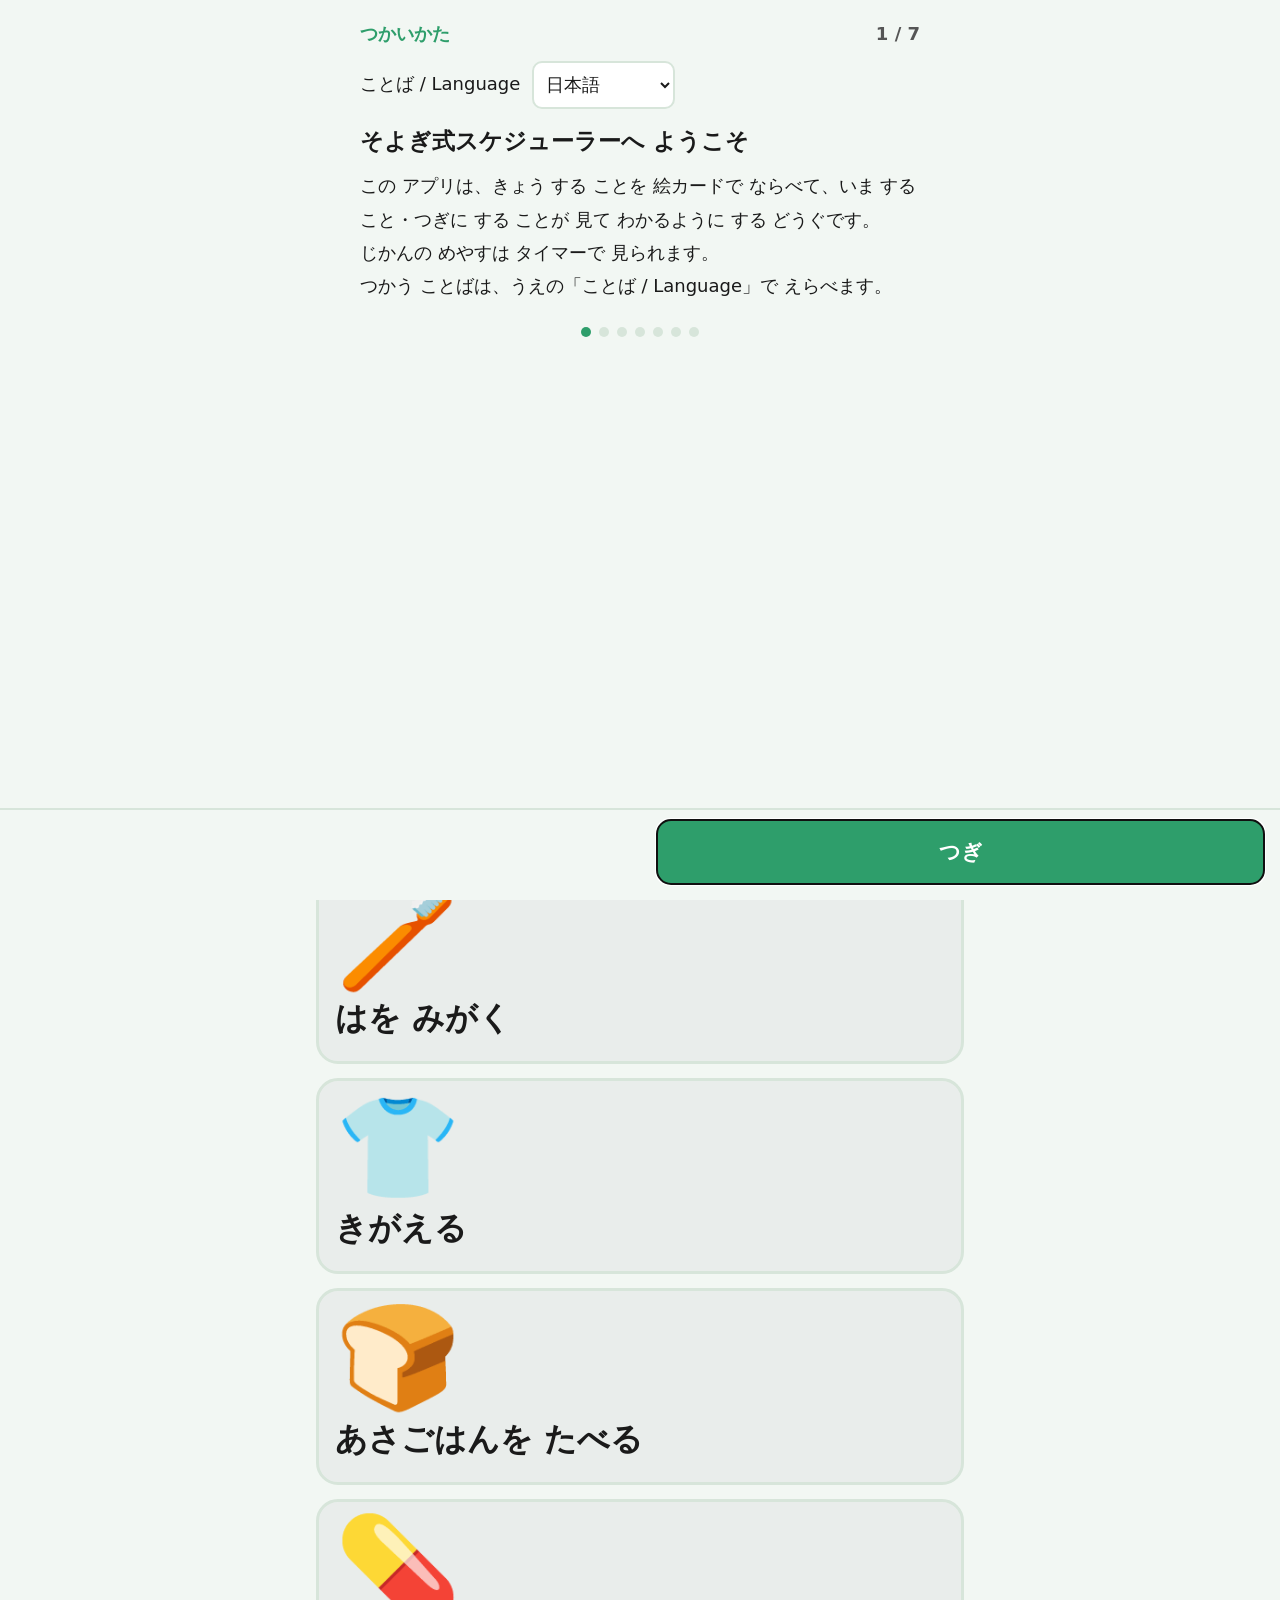
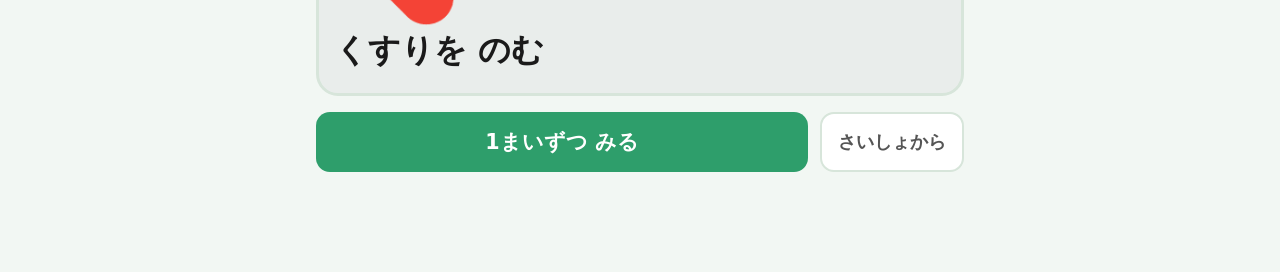
<file: index.html>
<!DOCTYPE html>
<html lang="ja">
<head>
<meta charset="UTF-8">
<meta name="viewport" content="width=device-width, initial-scale=1, viewport-fit=cover">
<meta name="theme-color" content="#2e9e6b">
<title>そよぎ式スケジューラー</title>
<meta name="description" content="みとおしが見える、絵カードのスケジュール。今やること・次にやること・あと何個を絵カードで。完全オフライン・匿名・広告なし・無料・12言語。">
<meta property="og:title" content="そよぎ式スケジューラー">
<meta property="og:description" content="みとおしが見える、絵カードのスケジュール。今やること・次・あと何個を絵カードで見てわかる見通し支援。無料・広告なし・オフラインOK・12言語。">
<meta property="og:type" content="website">
<meta property="og:url" content="https://soyogi-scheduler-web.vercel.app/">
<meta property="og:image" content="https://soyogi-scheduler-web.vercel.app/icons/fc-card-3x2.png">
<meta name="twitter:card" content="summary_large_image">
<!-- Farcaster Mini App 埋め込み（タイムラインで画像＋ボタン→タップで起動）🔴web側専用・Play側(www)に入れない -->
<meta name="fc:miniapp" content='{"version":"1","imageUrl":"https://soyogi-scheduler-web.vercel.app/icons/fc-card-3x2.png","button":{"title":"📅 ひらく / Open","action":{"type":"launch_miniapp","name":"そよぎ式スケジューラー","url":"https://soyogi-scheduler-web.vercel.app/","splashImageUrl":"https://soyogi-scheduler-web.vercel.app/icons/icon-512.png","splashBackgroundColor":"#2e9e6b"}}}' />
<meta name="fc:frame" content='{"version":"1","imageUrl":"https://soyogi-scheduler-web.vercel.app/icons/fc-card-3x2.png","button":{"title":"📅 ひらく / Open","action":{"type":"launch_frame","name":"そよぎ式スケジューラー","url":"https://soyogi-scheduler-web.vercel.app/","splashImageUrl":"https://soyogi-scheduler-web.vercel.app/icons/icon-512.png","splashBackgroundColor":"#2e9e6b"}}}' />
<link rel="manifest" href="manifest.json">
<link rel="icon" href="icons/icon-192.png">
<link rel="apple-touch-icon" href="icons/icon-192.png">
<link rel="stylesheet" href="style.css">
</head>
<body class="fs0">
<header id="hd">
  <div id="hd-title">そよぎ式スケジューラー</div>
  <div id="hd-right">
    <span id="hd-lock-hint" class="hd-lock-hint">作成や設定はロックを解除</span>
    <button id="hd-lock" class="hd-lock" aria-label="creation mode lock">🔒</button>
    <div id="lang-wrap">
      <span class="lang-globe" aria-hidden="true">🌐</span>
      <select id="set-lang" aria-label="Language 言語">
        <option value="ja">日本語</option>
        <option value="en">English</option>
        <option value="de">Deutsch</option>
        <option value="fr">Français</option>
        <option value="es">Español</option>
        <option value="it">Italiano</option>
        <option value="pt">Português</option>
        <option value="nl">Nederlands</option>
        <option value="sv">Svenska</option>
        <option value="ko">한국어</option>
        <option value="zh">简体中文</option>
        <option value="ar">العربية</option>
      </select>
    </div>
  </div>
</header>

<main id="main">

  <!-- よてい(ホーム・実行ビュー) -->
  <section id="scr-today" class="screen">
    <div class="today-head">
      <h2 id="today-title" class="scr-title">きょうの よてい</h2>
      <span id="today-remain" class="remain-badge"></span>
    </div>
    <div id="today-date" class="today-date hidden"></div>
    <div id="today-list"></div>
    <div class="today-actions">
      <button id="btn-focus" class="wide-btn">1まいずつ みる</button>
      <button id="btn-reset" class="ghost-btn">さいしょから</button>
    </div>
  </section>

  <!-- やりかた(v0.2・ひとつのことの手順を1だんずつ。見るのは本人使用モードでも・つくるのは作成モードだけ) -->
  <section id="scr-howto" class="screen hidden">
    <div id="howto-home">
      <h2 id="howto-title" class="scr-title">やりかた</h2>
      <div id="howto-list" class="howto-list"></div>
      <div id="howto-make" class="howto-make hidden">
        <h2 id="howto-new-head" class="sec-h">あたらしく つくる</h2>
        <p id="howto-new-hint" class="hint">しゅるいを えらぶと、あたらしい やりかたが できます。</p>
        <div id="howto-kinds" class="howto-kinds"></div>
      </div>
    </div>
    <div id="howto-editor" class="howto-editor hidden">
      <input id="hw-name" type="text" maxlength="30" placeholder="なまえを いれる">
      <div id="hw-steps" class="hw-steps"></div>
      <button id="hw-add" class="ghost-btn hw-add">＋ だんを ふやす</button>
      <button id="hw-finish" class="wide-btn hw-finish">できあがり</button>
      <input id="hw-photo-file" type="file" accept="image/*" class="hidden">
    </div>
  </section>

  <!-- つくる(支援者が予定を組む) -->
  <section id="scr-make" class="screen hidden">
    <p id="make-hint" class="edit-hint">カードを おすと、よていに ついかされます。</p>

    <h2 id="make-palette-head" class="sec-h">カードを えらぶ</h2>
    <div id="cats" class="cats"></div>
    <div id="palette" class="palette"></div>

    <div class="make-custom">
      <h2 id="make-custom-head" class="sec-h">じぶんで つくる</h2>
      <p id="custom-hint" class="hint">えを えらぶか、カメラ・しゃしんから カードを つくれます。ことばも いれてください。</p>
      <input id="custom-text" type="text" maxlength="20" placeholder="ことばを いれる">
      <div class="custom-row">
        <select id="custom-emoji" aria-label="emoji">
          <option value="⭐">⭐</option>
          <option value="📌">📌</option>
          <option value="📝">📝</option>
          <option value="🍎">🍎</option>
          <option value="🚗">🚗</option>
          <option value="🏠">🏠</option>
          <option value="🎵">🎵</option>
          <option value="💊">💊</option>
          <option value="🛒">🛒</option>
          <option value="🧹">🧹</option>
          <option value="🚌">🚌</option>
          <option value="🐕">🐕</option>
          <option value="🌸">🌸</option>
          <option value="☕">☕</option>
          <option value="🏥">🏥</option>
          <option value="🎁">🎁</option>
        </select>
        <button id="btn-custom-add" class="set-btn">えカードを ついか</button>
        <button id="btn-photo" class="set-btn photo-btn">📷 カメラ・しゃしん</button>
      </div>
      <input id="photo-file" type="file" accept="image/*" class="hidden">
    </div>

    <div class="make-plan-head-row">
      <h2 id="make-plan-head" class="sec-h">いまの よてい</h2>
      <div class="make-plan-tools">
        <select id="tpl-select" aria-label="template"></select>
        <button id="btn-clear" class="ghost-btn">ぜんぶ けす</button>
      </div>
    </div>
    <div id="plan-list"></div>

    <div class="make-saved">
      <h2 id="saved-head" class="sec-h">ほぞんした よてい</h2>
      <p id="saved-hint" class="hint">いまの よていに なまえを つけて ほぞんできます。ようびごとの よていを つくっておくと、うえの「テンプレート」の ところや ここから えらべます。</p>
      <div class="saved-add">
        <input id="saved-name" type="text" maxlength="20">
        <button id="btn-saved-save" class="set-btn">いまの よていを ほぞん</button>
      </div>
      <div id="saved-list"></div>
    </div>

    <button id="btn-lock-make" class="wide-btn make-lock">🔒 本人使用モードに もどす</button>
  </section>

  <!-- せってい -->
  <section id="scr-set" class="screen hidden">
    <div class="lock-row">
      <span id="lock-note" class="hint">この がめんは、かいごの ひと・かぞくが せっていします。</span>
      <div class="set-row"><span id="lbl-tapn">作成モードに はいる タップ</span><button id="btn-tapn" class="set-btn"></button></div>
      <button id="btn-lock" class="ghost-btn lock-btn">🔒 本人使用モードに もどす</button>
    </div>
    <h2 id="set-h-normal" class="sec-h">ふだんの せってい</h2>
    <div class="set-row"><span id="lbl-fs">もじの大きさ</span><button id="btn-fs" class="set-btn"></button></div>
    <div class="set-row"><span id="lbl-cardsize">カードの大きさ</span><button id="btn-cardsize" class="set-btn"></button></div>
    <div class="set-row"><span id="lbl-showtext">カードの文字</span><button id="btn-showtext" class="set-btn"></button></div>
    <div class="set-row"><span id="lbl-showcount">あと なんこ の ひょうじ</span><button id="btn-showcount" class="set-btn"></button></div>
    <div class="set-row"><span id="lbl-showdate">きょうの ひづけ の ひょうじ</span><button id="btn-showdate" class="set-btn"></button></div>
    <div class="set-row"><span id="lbl-fade">カードが消える</span><button id="btn-fade" class="set-btn"></button></div>
    <div class="set-row"><span id="lbl-slide">つぎが上がる</span><button id="btn-slide" class="set-btn"></button></div>
    <div class="set-row"><span id="lbl-theme">いろ</span><button id="btn-theme" class="set-btn"></button></div>
    <div class="set-row"><span id="lbl-bgm">BGM</span><button id="btn-bgm" class="set-btn"></button></div>
    <div class="set-row"><span id="lbl-sound">タップ音</span><button id="btn-sound" class="set-btn"></button></div>
    <div class="set-row"><span id="lbl-howto-auto">やりかたの よみあげ</span><button id="btn-howto-auto" class="set-btn"></button></div>

    <h2 id="set-h-show" class="sec-h">タイマーの せってい</h2>
    <div class="set-row"><span id="lbl-timer">タイマーの みせかた</span><button id="btn-timer" class="set-btn"></button></div>
    <div class="set-row"><span id="lbl-vol">おとの おおきさ</span><button id="btn-vol" class="set-btn"></button></div>
    <div class="set-row"><span id="lbl-timerawake">タイマーの あいだは がめんを つけたまま</span><button id="btn-timerawake" class="set-btn"></button></div>

    <h2 id="set-h-backup" class="sec-h">きしゅへんこう(バックアップ)</h2>
    <p id="bk-hint" class="hint">あたらしい スマホに うつるときは、「かきだす」で ファイルを ほぞんして、あたらしい スマホで「よみこむ」を おしてください。</p>
    <div class="bk-row">
      <button id="bk-export" class="set-btn">かきだす</button>
      <button id="bk-import" class="set-btn">よみこむ</button>
    </div>
    <input id="bk-file" type="file" accept="application/json,.json" class="hidden">

    <!-- はじめての つかいかた を もう一度 見る(2026-09-30) -->
    <div class="set-row" id="set-guide-row"><span id="lbl-guide">つかいかた</span><button id="btn-guide" class="set-btn">もういちど みる</button></div>

    <p class="credit"><a id="link-privacy" href="privacy.html">プライバシーポリシー</a></p>
    <p class="credit"><a id="about-credit" href="https://soudansoyogi.com/" target="_blank" rel="noopener">アプリ開発：介護と支援の相談どころ そよぎ</a></p>
    <p id="about-ver" class="credit"></p>
  </section>

</main>

<!-- しゅうちゅう(1まいずつ・全画面) -->
<section id="scr-focus" class="focus-overlay hidden">
  <div id="focus-inner">
    <button id="focus-close" class="ctrl-btn">とじる</button>
    <div id="focus-body">
      <div id="focus-card" class="focus-card">
        <div id="focus-emoji" class="focus-emoji"></div>
        <div id="focus-text" class="focus-text"></div>
      </div>
      <div id="focus-timer-wrap" class="focus-timer-wrap">
        <canvas id="focus-canvas" width="320" height="320"></canvas>
        <div id="focus-digital" class="focus-digital"></div>
      </div>
      <div id="focus-next" class="focus-next">
        <span id="focus-next-label" class="focus-next-label">つぎ</span>
        <span id="focus-next-card" class="focus-next-card"></span>
      </div>
    </div>
    <div id="focus-alldone" class="focus-alldone hidden"></div>
    <button id="btn-focus-done" class="focus-done">できた</button>
  </div>
</section>

<!-- やりかたを みる(1だんずつ・全画面。カードは消えず まえ/つぎ/できた で行き来・最後は おわりました) -->
<section id="scr-play" class="focus-overlay hidden">
  <div id="play-inner">
    <div class="play-top">
      <button id="play-close" class="ctrl-btn">とじる</button>
      <span id="play-name" class="play-name"></span>
      <span id="play-count" class="play-count"></span>
    </div>
    <div id="play-body" class="play-body">
      <div id="play-card" class="play-card">
        <div id="play-face" class="play-face"></div>
        <div id="play-text" class="play-text"></div>
        <div id="play-check" class="play-check hidden">✓</div>
      </div>
      <button id="play-speak" class="ghost-btn play-speak">🔊 よみあげ</button>
      <div id="play-dots" class="play-dots"></div>
    </div>
    <div id="play-end" class="play-end hidden">
      <div id="play-end-title" class="play-end-title">✓ おわりました</div>
      <div class="play-end-btns">
        <button id="play-again" class="wide-btn">さいしょから</button>
        <button id="play-end-close" class="ghost-btn">とじる</button>
      </div>
    </div>
    <div id="play-nav" class="play-nav">
      <button id="play-prev" class="ghost-btn play-prev">まえ</button>
      <button id="play-done" class="wide-btn play-done">できた</button>
      <button id="play-next" class="ghost-btn play-next">つぎ</button>
    </div>
  </div>
</section>

<!-- しゃしんの トリミング(全画面) -->
<section id="scr-crop" class="crop-overlay hidden">
  <div class="crop-inner">
    <h2 id="crop-title" class="crop-title">しゃしんを あわせる</h2>
    <p id="crop-hint" class="hint">ゆびで うごかして、スライダーで 大きさを あわせてください。</p>
    <div id="crop-stage" class="crop-stage">
      <canvas id="crop-canvas" width="300" height="300"></canvas>
    </div>
    <button id="crop-shape" class="set-btn crop-shape hidden"></button>
    <div class="crop-zoom">
      <span aria-hidden="true">🔍</span>
      <input id="crop-range" type="range" min="100" max="300" value="100" aria-label="zoom">
    </div>
    <div class="crop-actions">
      <button id="crop-cancel" class="ghost-btn">やめる</button>
      <button id="crop-ok" class="wide-btn">これで つくる</button>
    </div>
  </div>
</section>

<nav id="tabbar">
  <button id="tab-today" class="tab active">よてい</button>
  <button id="tab-howto" class="tab">やりかた</button>
  <button id="tab-make" class="tab">つくる</button>
  <button id="tab-set" class="tab">せってい</button>
</nav>

<div id="toast" class="toast" role="status" aria-live="polite"></div>

<script src="audio.js"></script>
<script src="tap.js"></script>
<script src="timer.js"></script>
<script src="i18n.js"></script>
<script src="cards.js"></script>
<script src="app.js"></script>
<!-- Farcaster Mini App SDK・読み込み完了を通知しスプラッシュを閉じる（Farcaster外では無害にスキップ）🔴web側専用 -->
<script type="module">
  /* Farcaster の中(iframe / アプリの WebView)で開いたときだけ SDK を読む。ふつうのブラウザ・PWA では外へつながない */
  if ((window.self !== window.top) || window.ReactNativeWebView) {
    try {
      const { sdk } = await import("https://esm.sh/@farcaster/miniapp-sdk");
      await sdk.actions.ready();
    } catch (e) { /* Farcaster外では何もしない */ }
  }
</script>
</body>
</html>
</file>
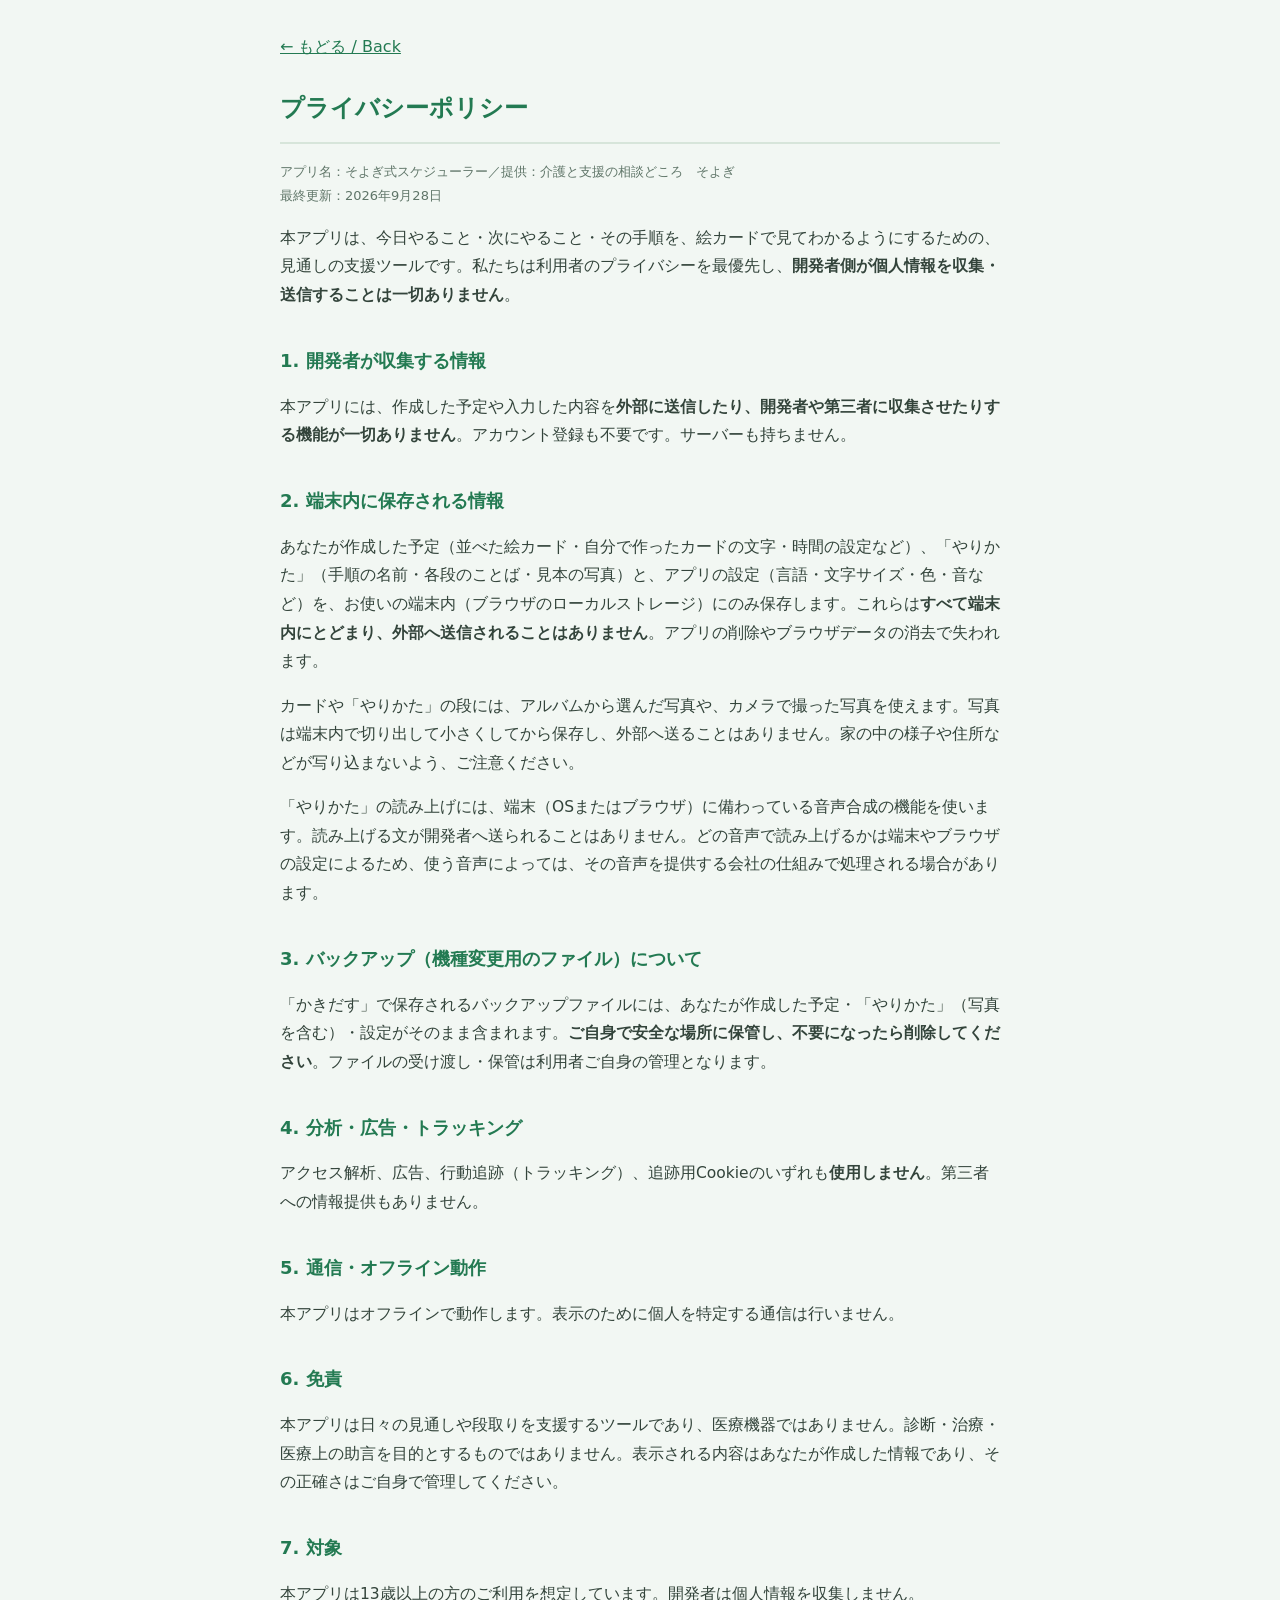
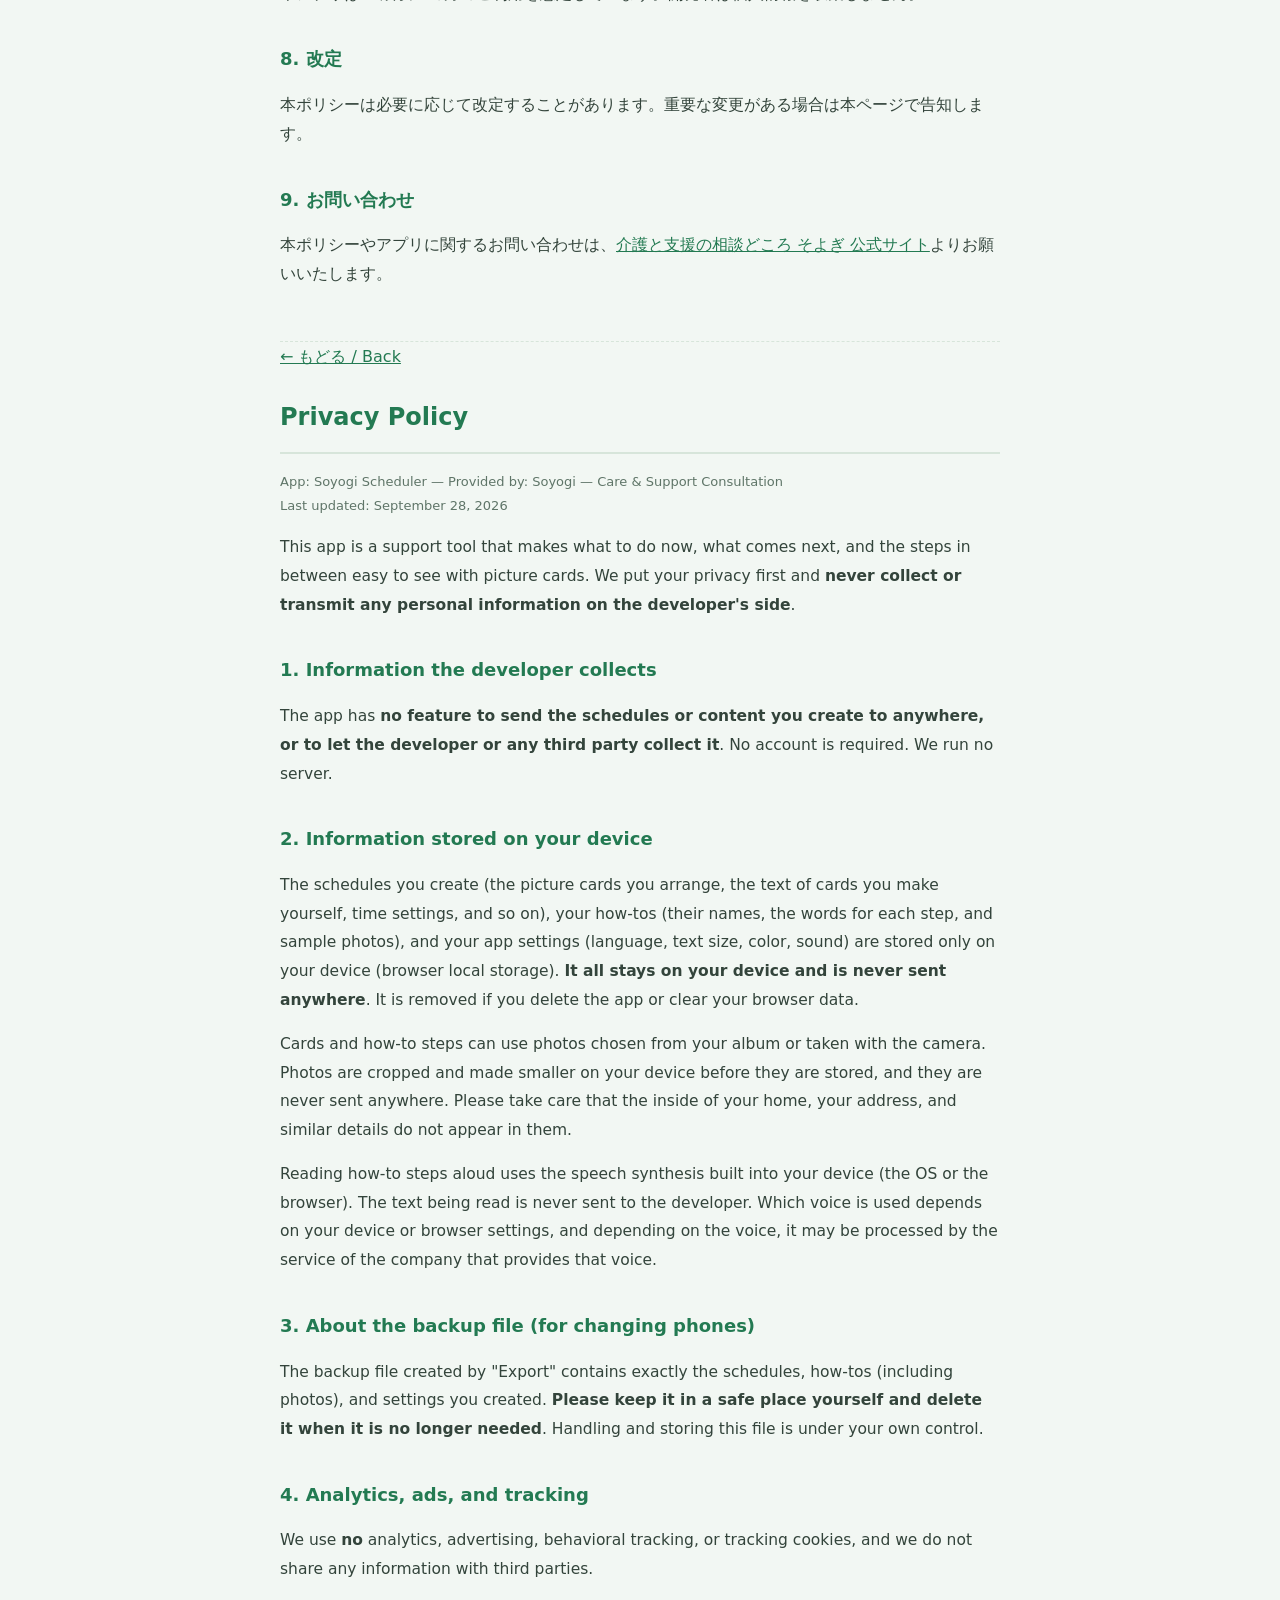
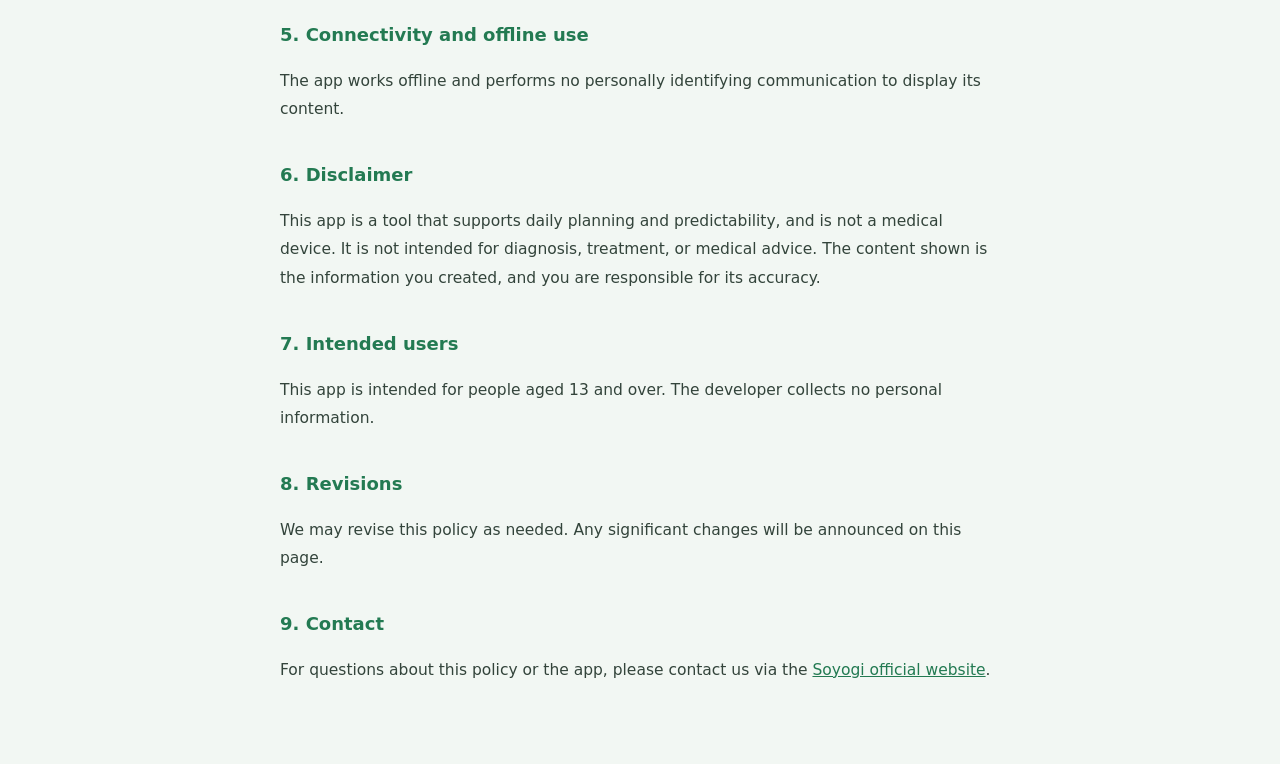
<file: privacy.html>
<!DOCTYPE html>
<html lang="ja">
<head>
<meta charset="UTF-8">
<meta name="viewport" content="width=device-width, initial-scale=1.0">
<meta name="theme-color" content="#2e9e6b">
<title>プライバシーポリシー｜そよぎ式スケジューラー</title>
<style>
  :root{ --brand:#237a52; --ink:#33443b; --soft:#5f7568; --line:#d7e5da; --bg:#f2f7f3; }
  *{box-sizing:border-box;}
  body{ margin:0; background:var(--bg); color:var(--ink);
    font-family:"Hiragino Kaku Gothic ProN","Yu Gothic UI","Noto Sans JP","Segoe UI",system-ui,sans-serif;
    line-height:1.85; }
  main{ max-width:760px; margin:0 auto; padding:32px 20px 64px; }
  h1{ font-size:24px; color:var(--brand); border-bottom:2px solid var(--line); padding-bottom:12px; }
  h2{ font-size:18px; color:var(--brand); margin-top:34px; }
  p,li{ font-size:15.5px; }
  ul{ padding-left:22px; }
  .meta{ color:var(--soft); font-size:13px; }
  .back{ display:inline-block; margin-bottom:8px; color:var(--brand); }
  .lang-sep{ margin:52px 0 0; border:0; border-top:1px dashed var(--line); }
  a{ color:var(--brand); }
</style>
</head>
<body>
<main>
  <a class="back" href="./">← もどる / Back</a>
  <h1>プライバシーポリシー</h1>
  <p class="meta">アプリ名：そよぎ式スケジューラー／提供：介護と支援の相談どころ　そよぎ<br>最終更新：2026年9月28日</p>

  <p>本アプリは、今日やること・次にやること・その手順を、絵カードで見てわかるようにするための、見通しの支援ツールです。私たちは利用者のプライバシーを最優先し、<strong>開発者側が個人情報を収集・送信することは一切ありません</strong>。</p>

  <h2>1. 開発者が収集する情報</h2>
  <p>本アプリには、作成した予定や入力した内容を<strong>外部に送信したり、開発者や第三者に収集させたりする機能が一切ありません</strong>。アカウント登録も不要です。サーバーも持ちません。</p>

  <h2>2. 端末内に保存される情報</h2>
  <p>あなたが作成した予定（並べた絵カード・自分で作ったカードの文字・時間の設定など）、「やりかた」（手順の名前・各段のことば・見本の写真）と、アプリの設定（言語・文字サイズ・色・音など）を、お使いの端末内（ブラウザのローカルストレージ）にのみ保存します。これらは<strong>すべて端末内にとどまり、外部へ送信されることはありません</strong>。アプリの削除やブラウザデータの消去で失われます。</p>
  <p>カードや「やりかた」の段には、アルバムから選んだ写真や、カメラで撮った写真を使えます。写真は端末内で切り出して小さくしてから保存し、外部へ送ることはありません。家の中の様子や住所などが写り込まないよう、ご注意ください。</p>
  <p>「やりかた」の読み上げには、端末（OSまたはブラウザ）に備わっている音声合成の機能を使います。読み上げる文が開発者へ送られることはありません。どの音声で読み上げるかは端末やブラウザの設定によるため、使う音声によっては、その音声を提供する会社の仕組みで処理される場合があります。</p>

  <h2>3. バックアップ（機種変更用のファイル）について</h2>
  <p>「かきだす」で保存されるバックアップファイルには、あなたが作成した予定・「やりかた」（写真を含む）・設定がそのまま含まれます。<strong>ご自身で安全な場所に保管し、不要になったら削除してください</strong>。ファイルの受け渡し・保管は利用者ご自身の管理となります。</p>

  <h2>4. 分析・広告・トラッキング</h2>
  <p>アクセス解析、広告、行動追跡（トラッキング）、追跡用Cookieのいずれも<strong>使用しません</strong>。第三者への情報提供もありません。</p>

  <h2>5. 通信・オフライン動作</h2>
  <p>本アプリはオフラインで動作します。表示のために個人を特定する通信は行いません。</p>

  <h2>6. 免責</h2>
  <p>本アプリは日々の見通しや段取りを支援するツールであり、医療機器ではありません。診断・治療・医療上の助言を目的とするものではありません。表示される内容はあなたが作成した情報であり、その正確さはご自身で管理してください。</p>

  <h2>7. 対象</h2>
  <p>本アプリは13歳以上の方のご利用を想定しています。開発者は個人情報を収集しません。</p>

  <h2>8. 改定</h2>
  <p>本ポリシーは必要に応じて改定することがあります。重要な変更がある場合は本ページで告知します。</p>

  <h2>9. お問い合わせ</h2>
  <p>本ポリシーやアプリに関するお問い合わせは、<a href="https://soudansoyogi.com/" target="_blank" rel="noopener noreferrer">介護と支援の相談どころ そよぎ 公式サイト</a>よりお願いいたします。</p>

  <hr class="lang-sep">

  <a class="back" href="./">← もどる / Back</a>
  <h1>Privacy Policy</h1>
  <p class="meta">App: Soyogi Scheduler — Provided by: Soyogi — Care &amp; Support Consultation<br>Last updated: September 28, 2026</p>

  <p>This app is a support tool that makes what to do now, what comes next, and the steps in between easy to see with picture cards. We put your privacy first and <strong>never collect or transmit any personal information on the developer's side</strong>.</p>

  <h2>1. Information the developer collects</h2>
  <p>The app has <strong>no feature to send the schedules or content you create to anywhere, or to let the developer or any third party collect it</strong>. No account is required. We run no server.</p>

  <h2>2. Information stored on your device</h2>
  <p>The schedules you create (the picture cards you arrange, the text of cards you make yourself, time settings, and so on), your how-tos (their names, the words for each step, and sample photos), and your app settings (language, text size, color, sound) are stored only on your device (browser local storage). <strong>It all stays on your device and is never sent anywhere</strong>. It is removed if you delete the app or clear your browser data.</p>
  <p>Cards and how-to steps can use photos chosen from your album or taken with the camera. Photos are cropped and made smaller on your device before they are stored, and they are never sent anywhere. Please take care that the inside of your home, your address, and similar details do not appear in them.</p>
  <p>Reading how-to steps aloud uses the speech synthesis built into your device (the OS or the browser). The text being read is never sent to the developer. Which voice is used depends on your device or browser settings, and depending on the voice, it may be processed by the service of the company that provides that voice.</p>

  <h2>3. About the backup file (for changing phones)</h2>
  <p>The backup file created by "Export" contains exactly the schedules, how-tos (including photos), and settings you created. <strong>Please keep it in a safe place yourself and delete it when it is no longer needed</strong>. Handling and storing this file is under your own control.</p>

  <h2>4. Analytics, ads, and tracking</h2>
  <p>We use <strong>no</strong> analytics, advertising, behavioral tracking, or tracking cookies, and we do not share any information with third parties.</p>

  <h2>5. Connectivity and offline use</h2>
  <p>The app works offline and performs no personally identifying communication to display its content.</p>

  <h2>6. Disclaimer</h2>
  <p>This app is a tool that supports daily planning and predictability, and is not a medical device. It is not intended for diagnosis, treatment, or medical advice. The content shown is the information you created, and you are responsible for its accuracy.</p>

  <h2>7. Intended users</h2>
  <p>This app is intended for people aged 13 and over. The developer collects no personal information.</p>

  <h2>8. Revisions</h2>
  <p>We may revise this policy as needed. Any significant changes will be announced on this page.</p>

  <h2>9. Contact</h2>
  <p>For questions about this policy or the app, please contact us via the <a href="https://soudansoyogi.com/" target="_blank" rel="noopener noreferrer">Soyogi official website</a>.</p>
</main>
</body>
</html>
</file>
<file: style.css>
/* そよぎ式スケジューラー スタイル
   ・そよぎブランド4色(明るい緑/水色/白/黒) = 4テーマ(body data-theme)
   ・成人の尊厳を保つ落ち着いたトーン(派手な原色・キャラ演出はしない)
   ・「いま」1件だけを大きく強調・つぎは淡色・おわったことはグレーで下に積む(TEACCH)
   ・でか文字・大ボタン・.pressing の沈み込み(tap.js連動) */
:root{
  --brand:#2e9e6b;
  --bg:#f2f7f3;
  --ink:#1a1a1a;
  --card:#ffffff;
  --card-now:#ffffff;    /* 一番上のカード(いま)=白 */
  --card-next:#e9edeb;   /* これからの予定=薄いグレー */
  --accent:#d9822b;
  --line:#d7e5da;
  --sub:#555;
  --cardmin:96px;
  /* 下タブ/「できた」ボタンの高さ。app.js が実測値で上書きする。
     ここの値はJSが動く前のフォールバック(端末の下部インセットぶんを含む) */
  --tabbar-h:calc(84px + env(safe-area-inset-bottom));
  --focusdone-h:calc(82px + env(safe-area-inset-bottom));
}
body[data-theme="aqua"]{
  --brand:#2b8fb5; --bg:#eff7fa; --line:#cfe5ee;
  --card-now:#ffffff; --card-next:#e2ecf0;
}
body[data-theme="white"]{
  --brand:#3d8a63; --bg:#ffffff; --card:#f7f9f8; --line:#e2e6e4;
  --card-now:#ffffff; --card-next:#e9ecea;
}
body[data-theme="dark"]{
  --brand:#43c08a; --bg:#191d1b; --card:#242a27; --ink:#f2f2f2;
  --line:#3a423e; --sub:#b5bdb8;
  --card-now:#2d332f; --card-next:#1e2220;
}

*{ box-sizing:border-box; -webkit-tap-highlight-color:transparent; }
html,body{ margin:0; }
body{
  font-family:"Hiragino Sans","Yu Gothic UI","Noto Sans JP",system-ui,sans-serif;
  background:var(--bg); color:var(--ink);
  /* 下タブに隠れないよう「CSSだけで安全な下限」と「実測値+10px」の大きい方を採る。
     JSの計測(--tabbar-h)が遅れても・小さく出ても下限を割らない */
  padding-bottom:max(calc(84px + env(safe-area-inset-bottom)), calc(var(--tabbar-h) + 10px));
  line-height:1.6;
}
/* 文字サイズ3段階(せっていで切替・body class) */
body.fs0{ font-size:18px; }
body.fs1{ font-size:21px; }
body.fs2{ font-size:25px; }

header#hd{
  background:var(--brand); color:#fff;
  /* 実機で押しやすいよう縦幅を約2倍に(padding上下12→24・min-height128)
     上は時計や電池アイコン(ステータスバー)と重ならないよう、その分だけ下げる */
  padding:calc(24px + env(safe-area-inset-top)) max(16px, env(safe-area-inset-right))
          24px max(16px, env(safe-area-inset-left));
  min-height:calc(128px + env(safe-area-inset-top));
  /* ヘッダーの文字は もじの大きさ設定に追従させない(ふつう時と同じ19px)。
     追従させると「とても大きい」で 鍵の案内+🔒+ことば が画面の右へ40pxはみ出していた(v0.1.5 まで) */
  font-weight:700; font-size:19px;
  display:flex; align-items:center; justify-content:space-between; gap:10px;
}
#hd-title{ flex:1; min-width:2.5em; overflow:hidden; text-overflow:ellipsis; white-space:nowrap; }
#hd-right{ display:flex; align-items:center; gap:8px; flex-shrink:0; }
.hd-lock{
  min-height:52px; min-width:48px; padding:0 10px;
  border:none; border-radius:8px; background:rgba(255,255,255,.22); color:#fff;
  font-size:1.15em; font-family:inherit;
}
/* 施錠中だけ鍵の横に出す案内(初見で作成/設定に辿り着けず積むのを防ぐ) */
.hd-lock-hint{
  font-size:.58em; font-weight:700; line-height:1.15; color:#fff;
  max-width:6.5em; text-align:end; white-space:normal;
}
.hd-lock-hint.hidden{ display:none; }
#lang-wrap{ display:flex; align-items:center; gap:4px; flex-shrink:0; }
.lang-globe{ font-size:1.15em; }
/* せっていの施錠行(介護者モード) */
.lock-row{
  display:flex; flex-direction:column; gap:10px;
  padding-bottom:16px; margin-bottom:6px; border-bottom:1px solid var(--line);
}
.lock-btn{ align-self:flex-start; min-height:52px; }
.make-lock{ width:100%; margin-top:26px; }
#hd #set-lang{
  min-height:52px; font-size:.95em; font-family:inherit;
  border:none; border-radius:8px; padding:2px 6px;
  background:#fff; color:var(--ink);
}
#main{ padding:16px; max-width:680px; margin:0 auto; }

.screen.hidden, .hidden{ display:none; }
.scr-title{ font-size:1.15em; margin:0; }
.sec-h{ font-size:1.05em; margin:24px 0 8px; }
.hint{ color:var(--sub); font-size:.92em; }

/* ======== よてい ======== */
.today-head{
  display:flex; align-items:center; justify-content:space-between; gap:10px;
  margin-bottom:12px;
}
.remain-badge{
  background:var(--brand); color:#fff; font-weight:800;
  padding:6px 14px; border-radius:999px; font-size:1.05em; white-space:nowrap;
}
.remain-badge.hidden{ display:none; }
/* きょうの 日付と曜日(いま何日かが つかみにくい人の見通し支援・せっていで消せる) */
.today-date{ color:var(--sub); font-weight:700; font-size:1em; margin:-4px 0 12px; }
.today-date.hidden{ display:none; }

/* gapではなくmargin-bottomで間隔を作る(完了時に高さ+余白をつぶして下が上がるアニメを効かせるため) */
#today-list{ display:flex; flex-direction:column; }

/* 大きな絵カードを縦に全部ならべる(スクロール)。中身(絵+文字)は左そろえ、右にタイマー。
   一番上=白背景(sc-now)、これから=薄いグレー。カード本体タップ=完了→消える */
.sched-card{
  display:flex; flex-direction:row; align-items:center; gap:14px;
  background:var(--card-next); border:3px solid var(--line); border-radius:22px;
  padding:16px; margin-bottom:14px;
  animation:cardIn .2s ease;
}
.sched-card:last-child{ margin-bottom:0; }
.sched-card.sc-now{ background:var(--card-now); }
.sc-main{
  flex:1; min-width:0;
  display:flex; flex-direction:column; align-items:flex-start; gap:6px; text-align:start;
}
.sc-emoji{ line-height:1; }
.sc-text{ font-weight:800; overflow-wrap:anywhere; }
@keyframes cardIn{ from{ opacity:0; } to{ opacity:1; } }

/* カードの大きさ3段階(中/大/特大) */
body.cs0 .sc-emoji{ font-size:4.2em; }
body.cs0 .sc-emoji.isimg{ width:110px; height:110px; }
body.cs0 .sc-text{ font-size:1.45em; }
body.cs1 .sc-emoji{ font-size:5.6em; }
body.cs1 .sc-emoji.isimg{ width:150px; height:150px; }
body.cs1 .sc-text{ font-size:1.8em; }
body.cs2 .sc-emoji{ font-size:7em; }
body.cs2 .sc-emoji.isimg{ width:184px; height:184px; }
body.cs2 .sc-text{ font-size:2.15em; }

/* カードのタイマー(緑の残り扇形+分・右側・大きめ・タップで開始/停止) */
.sc-timer{
  flex-shrink:0; border-radius:50%;
  display:flex; align-items:center; justify-content:center;
  box-shadow:0 1px 4px rgba(0,0,0,.18);
}
body.cs0 .sc-timer{ width:84px; height:84px; }
body.cs1 .sc-timer{ width:104px; height:104px; }
body.cs2 .sc-timer{ width:120px; height:120px; }
.sct-inner{
  width:70%; height:70%; border-radius:50%; background:var(--card-now);
  display:flex; align-items:center; justify-content:center;
}
.sct-n{ font-weight:800; color:var(--ink); }
body.cs0 .sct-n{ font-size:1.4em; }
body.cs1 .sct-n{ font-size:1.75em; }
body.cs2 .sct-n{ font-size:2.05em; }
.sc-timer.sct-alarm{ animation:tmblink .8s ease-in-out infinite; }
/* すうじ(せっていの「タイマーの みせかた」・2026-10-30): 円グラフの かわりに 残りを 分:秒 で */
.sc-timer.sct-digital{ border-radius:16px; background:var(--card-now); border:3px solid #34b27b; }
.sct-digital .sct-inner{ width:100%; height:100%; border-radius:14px; background:transparent; }
.sct-digital .sct-n{ font-variant-numeric:tabular-nums; letter-spacing:-.02em; }
body.cs0 .sct-digital .sct-n{ font-size:1.15em; }
body.cs1 .sct-digital .sct-n{ font-size:1.4em; }
body.cs2 .sct-digital .sct-n{ font-size:1.6em; }
.sched-card:focus-visible, .sc-timer:focus-visible{ outline:3px solid var(--ink); outline-offset:3px; }

.today-empty{
  background:var(--card); border:1.5px solid var(--brand); border-radius:12px;
  padding:16px; color:var(--ink); text-align:center;
}
.today-alldone{
  background:var(--card); border:4px solid var(--brand); border-radius:18px;
  padding:26px 16px; text-align:center; font-size:1.4em; font-weight:800; color:var(--brand);
}

.today-actions{ display:flex; gap:12px; margin-top:16px; }
.wide-btn{
  flex:1; min-height:60px; background:var(--brand); color:#fff; border:none;
  border-radius:14px; font-size:1.15em; font-weight:800; font-family:inherit;
}
.ghost-btn{
  min-height:60px; padding:0 16px; background:var(--card); color:var(--sub);
  border:2px solid var(--line); border-radius:14px; font-size:1em; font-weight:700; font-family:inherit;
}

/* ======== やりかた(v0.2) ======== */
.howto-list{ display:flex; flex-direction:column; gap:12px; margin-top:12px; }
.hw-item{
  background:var(--card); border:3px solid var(--line); border-radius:20px; padding:12px;
  display:flex; flex-direction:column; gap:10px;
}
.hw-open{
  display:flex; align-items:center; gap:14px; width:100%; min-height:88px;
  background:none; border:none; padding:0; color:var(--ink); font-family:inherit; text-align:start;
}
.hw-thumb{ flex-shrink:0; width:84px; height:84px; border-radius:14px; }
.hw-thumb.isimg{ object-fit:cover; }
.hw-thumb-icon{ display:flex; align-items:center; justify-content:center; font-size:2.6em; background:var(--bg); }
.hw-open-text{ display:flex; flex-direction:column; gap:2px; min-width:0; }
.hw-open-name{ font-size:1.35em; font-weight:800; overflow-wrap:anywhere; }
.hw-open-n{ color:var(--sub); font-weight:700; }
.hw-tools{ display:flex; gap:8px; justify-content:flex-end; flex-wrap:wrap; }
.hw-tools .set-btn{ min-width:0; padding:0 18px; }
.hw-tools .ghost-btn{ min-height:48px; }
.hw-del.armed{ border-color:var(--accent); color:var(--accent); }
.howto-make{ margin-top:10px; }
.howto-kinds{ display:flex; gap:8px; flex-wrap:wrap; }
.howto-kinds .set-btn{ flex:1 1 auto; min-width:0; padding:0 14px; font-weight:700; }

.howto-editor{ display:flex; flex-direction:column; gap:12px; }
#hw-name{
  width:100%; min-height:52px; font-size:1.15em; font-weight:800; font-family:inherit; padding:8px 12px;
  border:2px solid var(--brand); border-radius:12px; background:var(--card); color:var(--ink);
}
.hw-steps{ display:flex; flex-direction:column; gap:10px; }
.hw-row{
  display:flex; align-items:flex-start; gap:10px;
  background:var(--card); border:2px solid var(--line); border-radius:14px; padding:10px;
}
.hw-face{ flex-shrink:0; width:72px; height:72px; border-radius:12px; }
.hw-face.isimg{ object-fit:cover; }
.hw-num{
  display:flex; align-items:center; justify-content:center;
  background:var(--bg); border:2px solid var(--line); font-size:1.6em; font-weight:800; color:var(--sub);
}
.hw-mid{ flex:1; min-width:0; display:flex; flex-direction:column; gap:8px; }
.hw-mid .pl-edit{ width:100%; }
.hw-btns{ display:flex; gap:6px; flex-wrap:wrap; }
.hw-btns .mv{
  min-width:44px; min-height:44px; border:2px solid var(--line); border-radius:8px;
  background:var(--card); color:var(--ink); font-size:1em; font-family:inherit; padding:0 10px;
}
.hw-btns .mv.del{ border-color:var(--accent); color:var(--accent); }
.hw-btns .hw-photo{ border-color:var(--accent); color:var(--accent); font-weight:700; }
.hw-add{ width:100%; }
.hw-finish{ width:100%; flex:none; }

/* やりかたを みる(全画面)。「まえ/できた/つぎ」は本文の流れの最後に置く(固定にしない=文字を大きくしても重ならない) */
#play-inner{
  min-height:100%; display:flex; flex-direction:column; gap:12px;
  padding:calc(16px + env(safe-area-inset-top)) max(16px, env(safe-area-inset-right))
          calc(20px + env(safe-area-inset-bottom)) max(16px, env(safe-area-inset-left));
}
.play-top{ display:flex; align-items:center; gap:10px; }
.play-name{ flex:1; min-width:0; font-weight:800; overflow:hidden; text-overflow:ellipsis; white-space:nowrap; }
.play-count{ flex-shrink:0; font-weight:800; color:var(--brand); font-size:1.1em; font-variant-numeric:tabular-nums; }
.play-body{ flex:1; display:flex; flex-direction:column; align-items:center; justify-content:center; gap:14px; }
.play-card{
  position:relative; width:100%; background:var(--card); border:5px solid var(--brand); border-radius:24px;
  padding:16px; display:flex; flex-direction:column; align-items:center; gap:12px; text-align:center;
}
.play-face{ width:100%; display:flex; justify-content:center; }
.play-img{ display:block; max-width:100%; max-height:46vh; border-radius:16px; object-fit:contain; }
.play-num{
  display:flex; align-items:center; justify-content:center;
  width:1.6em; height:1.6em; border-radius:50%; background:var(--bg); border:3px solid var(--line);
  font-size:4.2em; font-weight:800; color:var(--sub);
}
.play-text{ font-size:2em; font-weight:800; overflow-wrap:anywhere; line-height:1.4; }
.play-check{
  position:absolute; top:10px; inset-inline-end:12px;
  width:48px; height:48px; border-radius:50%; background:var(--brand); color:#fff;
  display:flex; align-items:center; justify-content:center; font-size:1.6em; font-weight:800;
}
.play-speak{ min-height:52px; }
.play-dots{ display:flex; flex-wrap:wrap; justify-content:center; gap:8px; max-width:100%; }
.play-dot{ width:14px; height:14px; border-radius:50%; background:var(--line); }
.play-dot.done{ background:var(--brand); opacity:.55; }
.play-dot.cur{ background:var(--brand); opacity:1; transform:scale(1.35); }
.play-nav{ display:flex; gap:10px; margin-top:auto; }
.play-nav .ghost-btn{ flex:1; min-height:66px; font-size:1.05em; color:var(--ink); }
.play-nav .wide-btn{ flex:1.6; min-height:66px; font-size:1.3em; }
.play-nav .off{ opacity:.35; }
.play-end{ flex:1; display:flex; flex-direction:column; align-items:center; justify-content:center; gap:24px; }
.play-end-title{ font-size:1.8em; font-weight:800; color:var(--brand); text-align:center; }
.play-end-btns{ display:flex; flex-direction:column; gap:12px; width:100%; max-width:420px; }
.play-end-btns .wide-btn{ flex:none; }
/* .hidden は上で定義した同じ強さのクラスに負けるので、display を持つ部品は個別に消す */
.howto-editor.hidden, .play-body.hidden, .play-end.hidden, .play-nav.hidden, .play-count.hidden,
.play-text.hidden, .play-check.hidden, .play-dots.hidden, .play-speak.hidden, .crop-shape.hidden{ display:none; }

/* ======== つくる ======== */
.edit-hint{
  background:var(--card); border:1.5px solid var(--brand); border-radius:10px;
  padding:10px 12px; color:var(--ink); font-size:.95em; margin:0 0 6px;
}
.cats{ display:flex; flex-wrap:wrap; gap:8px; margin-bottom:10px; }
.cat-tab{
  min-height:44px; padding:0 12px; font-family:inherit; font-size:.95em; font-weight:700;
  border:2px solid var(--line); background:var(--card); color:var(--ink); border-radius:999px;
}
.cat-tab.active{ border-color:var(--brand); background:var(--brand); color:#fff; }

.palette{
  display:grid; grid-template-columns:repeat(auto-fill, minmax(var(--cardmin), 1fr));
  gap:10px;
}
.pcard{
  display:flex; flex-direction:column; align-items:center; justify-content:center; gap:4px;
  min-height:96px; padding:8px 4px;
  background:var(--card); border:2px solid var(--line); border-radius:14px;
  font-family:inherit; color:var(--ink);
}
.pcard .pe{ font-size:2.1em; line-height:1; }
.pcard .pl{ font-size:.85em; font-weight:700; text-align:center; overflow-wrap:anywhere; }

.make-custom{ margin-top:8px; }
#custom-text{
  width:100%; min-height:48px; font-size:1em; font-family:inherit; padding:8px 10px;
  border:2px solid var(--line); border-radius:10px; background:var(--card); color:var(--ink);
  margin-bottom:8px;
}
.custom-row{ display:flex; gap:8px; align-items:center; flex-wrap:wrap; }
.custom-row #custom-emoji{
  min-height:48px; font-size:1.4em; border:2px solid var(--line); border-radius:10px;
  background:var(--card); color:var(--ink);
}
.custom-row .set-btn{ min-width:auto; flex:1; }
.photo-btn{ border-color:var(--accent); color:var(--accent); }

/* 自作カードの顔: 写真(img)と絵文字を共通クラスで出し分け */
.isimg{ object-fit:cover; display:inline-block; vertical-align:middle; border-radius:12px; }
.now-emoji.isimg{ width:132px; height:132px; border-radius:18px; margin:0 auto; }
.focus-face.isimg{ width:180px; height:180px; border-radius:20px; }
.pe.isimg{ width:50px; height:50px; }
.ci.isimg{ width:44px; height:44px; }

.make-plan-head-row{
  display:flex; align-items:flex-end; justify-content:space-between; gap:10px; flex-wrap:wrap;
}
.make-plan-tools{ display:flex; gap:8px; align-items:center; }
.make-plan-tools #tpl-select{
  min-height:44px; font-size:.95em; font-family:inherit; border:2px solid var(--line);
  border-radius:10px; background:var(--card); color:var(--ink); max-width:52vw;
}
.make-plan-tools .ghost-btn{ min-height:44px; }

/* ほぞんした よてい(曜日ごとの予定など) */
.make-saved{ margin-top:18px; }
.saved-add{ display:flex; gap:8px; align-items:center; flex-wrap:wrap; }
.saved-add #saved-name{
  flex:1 1 9em; min-width:0; min-height:48px; font-size:1em; font-family:inherit; padding:8px 10px;
  border:2px solid var(--line); border-radius:10px; background:var(--card); color:var(--ink);
}
.saved-add .set-btn{ min-width:auto; flex:0 1 auto; padding:0 16px; }
#saved-list{ display:flex; flex-direction:column; gap:8px; margin-top:10px; }
.saved-row{
  display:flex; align-items:center; gap:8px; flex-wrap:wrap;
  background:var(--card); border:2px solid var(--line); border-radius:12px; padding:8px 10px;
}
.saved-text{ flex:1 1 8em; min-width:0; display:flex; flex-direction:column; gap:2px; }
.saved-name{ font-weight:800; overflow-wrap:anywhere; }
.saved-n{ color:var(--sub); font-size:.9em; font-weight:700; }
.saved-row .set-btn{ min-width:0; padding:0 16px; min-height:44px; }
.saved-row .ghost-btn{ min-height:44px; }
.saved-del.armed{ border-color:var(--accent); color:var(--accent); }

#plan-list{ display:flex; flex-direction:column; gap:8px; margin-top:8px; }
.plan-row{
  display:flex; align-items:center; gap:8px;
  background:var(--card); border:2px solid var(--line); border-radius:12px; padding:8px 10px;
}
.plan-row .pe{ font-size:1.7em; }
.plan-row .pl{ flex:1; font-weight:700; overflow-wrap:anywhere; }
.pl-edit{
  flex:1; min-width:0; min-height:42px; font-size:1em; font-family:inherit;
  font-weight:700; padding:6px 10px; border:2px solid var(--line); border-radius:8px;
  background:var(--bg); color:var(--ink);
}
.plan-min{
  min-height:40px; padding:0 8px; border:2px solid var(--line); border-radius:8px;
  background:var(--bg); color:var(--ink); font-family:inherit; font-size:.9em; white-space:nowrap;
}
.plan-row .mv{
  min-width:44px; min-height:40px; border:2px solid var(--line); border-radius:8px;
  background:var(--card); color:var(--ink); font-size:1.1em; font-family:inherit;
}
.plan-row .mv.del{ border-color:var(--accent); color:var(--accent); }
.plan-empty{ color:var(--sub); padding:12px 4px; }

/* ======== せってい ======== */
.set-row{
  display:flex; justify-content:space-between; align-items:center;
  min-height:56px; gap:12px; border-bottom:1px solid var(--line);
}
.set-btn{
  min-width:120px; min-height:48px; font-size:1em; font-family:inherit;
  border:2px solid var(--brand); background:var(--card); color:var(--ink);
  border-radius:10px;
}
.bk-row{ display:flex; gap:12px; }
.bk-row .set-btn{ flex:1; }
input[type="file"].hidden{ display:none; }
.credit{ color:var(--sub); margin-top:20px; text-align:center; }
.credit a{
  color:var(--brand); text-decoration:underline;
  display:inline-block; padding:8px 4px;
}

/* ======== タブバー ======== */
#tabbar{
  position:fixed; left:0; right:0; bottom:0; display:flex;
  background:var(--card); border-top:2px solid var(--line);
  padding-bottom:env(safe-area-inset-bottom);
  padding-left:env(safe-area-inset-left); padding-right:env(safe-area-inset-right);
}
.tab{
  flex:1; min-height:64px; border:none; background:none;
  font-size:1em; font-weight:700; font-family:inherit; color:var(--sub);
  border-top:4px solid transparent;
}
.tab.active{ color:var(--brand); border-top-color:var(--brand); }

/* tap.js の押下フィードバック */
.pressing{ transform:scale(.97); filter:brightness(.94); }

/* ======== しゅうちゅう(1まいずつ・全画面) ======== */
.focus-overlay{
  position:fixed; inset:0; background:var(--bg); z-index:50; overflow-y:auto;
}
/* 全画面なのでステータスバー/ナビゲーションバーの下まで描かれる。
   上は「とじる」が時計と重ならないよう、下は「できた」に隠れないよう実測ぶん空ける */
#focus-inner{
  min-height:100%; display:flex; flex-direction:column;
  padding:calc(16px + env(safe-area-inset-top)) max(16px, env(safe-area-inset-right))
          max(calc(100px + env(safe-area-inset-bottom)), calc(var(--focusdone-h) + 28px))
          max(16px, env(safe-area-inset-left));
}
#focus-close{ align-self:flex-start; }
.ctrl-btn{
  min-height:48px; padding:0 16px; font-size:1em; font-family:inherit;
  border:2px solid var(--line); background:var(--card); color:var(--ink); border-radius:10px;
}
#focus-body{ flex:1; display:flex; flex-direction:column; align-items:center; justify-content:center; gap:16px; padding:10px 0; }
.focus-card{
  width:100%; background:var(--card); border:5px solid var(--brand); border-radius:24px;
  padding:24px 16px; text-align:center;
}
.focus-emoji{ font-size:5.5em; line-height:1.05; }
.focus-text{ font-size:2.2em; font-weight:800; margin-top:8px; overflow-wrap:anywhere; }
.focus-timer-wrap{ display:flex; flex-direction:column; align-items:center; gap:4px; }
.focus-timer-wrap.hidden{ display:none; }
#focus-canvas{ width:min(58vw,240px); height:auto; }
.focus-digital{ font-size:1.8em; font-weight:800; font-variant-numeric:tabular-nums; }
.focus-next{ color:var(--sub); font-size:1em; }
.focus-next.hidden{ display:none; }
.focus-next-label{ font-weight:700; margin-inline-end:8px; }
.focus-next-card{ font-weight:700; }
.focus-alldone{
  flex:1; display:flex; align-items:center; justify-content:center;
  font-size:1.8em; font-weight:800; color:var(--brand); text-align:center; padding:20px;
}
.focus-done{
  /* ナビゲーションバーに食い込まないよう、下端は端末のインセットぶん持ち上げる */
  position:fixed; min-height:66px;
  left:max(16px, env(safe-area-inset-left)); right:max(16px, env(safe-area-inset-right));
  bottom:calc(16px + env(safe-area-inset-bottom));
  background:var(--brand); color:#fff; border:none; border-radius:16px;
  font-size:1.3em; font-weight:800; font-family:inherit; z-index:51;
}
.focus-done.hidden{ display:none; }

/* タイマー終了の明滅(WSサポート流用・光過敏に配慮し枠のみ・全画面ストロボ禁止) */
.focus-timer-wrap.alarm{ animation:tmblink .8s ease-in-out infinite; border-radius:16px; }
@keyframes tmblink{
  0%,100%{ box-shadow:0 0 0 4px rgba(46,158,107,.25); }
  50%    { box-shadow:0 0 0 12px rgba(46,158,107,.85); }
}

/* トースト */
.toast{
  position:fixed; left:50%; transform:translateX(-50%);
  bottom:max(calc(96px + env(safe-area-inset-bottom)), calc(var(--tabbar-h) + 12px));
  background:#333; color:#fff; padding:10px 18px; border-radius:999px;
  opacity:0; transition:opacity .25s; pointer-events:none; z-index:60; max-width:88%;
}
.toast.show{ opacity:1; }

/* 「おわった」の もどす(app.js showUndo・2026-10-30)。消えたカードを数秒だけ戻せる。押しやすい大きさ(高さ64px以上)。
   トースト(押せない)より上に出す */
.undo-bar{
  position:fixed; left:50%; transform:translateX(-50%); z-index:62;
  bottom:max(calc(96px + env(safe-area-inset-bottom)), calc(var(--tabbar-h) + 12px));
  width:min(92vw,460px); display:flex; align-items:center; gap:12px;
  background:#333; color:#fff; border-radius:22px; padding:10px 10px 10px 20px;
  box-shadow:0 4px 16px rgba(0,0,0,.3);
}
.undo-msg{ flex:1 1 auto; min-width:0; font-weight:800; font-size:1.05em; overflow-wrap:anywhere; }
.undo-btn{
  flex:0 0 auto; min-width:128px; min-height:64px; padding:0 22px;
  font-family:inherit; font-size:1.2em; font-weight:800;
  border:none; border-radius:16px; background:#fff; color:#222;
}

/* よていを消す・置き換える前の確かめ(app.js askReplacePlan・2026-10-30)。ガイド(75/76)より上 */
.ask-ov{
  position:fixed; inset:0; z-index:80; background:rgba(0,0,0,.5);
  display:flex; align-items:center; justify-content:center;
  padding:max(16px, env(safe-area-inset-top)) max(16px, env(safe-area-inset-right)) max(16px, env(safe-area-inset-bottom)) max(16px, env(safe-area-inset-left));
}
.ask-box{
  width:100%; max-width:420px; background:var(--bg); color:var(--ink);
  border:3px solid var(--line); border-radius:22px; padding:22px 18px 18px;
}
.ask-msg{ margin:0 0 18px; font-size:1.15em; font-weight:800; line-height:1.6; text-align:center; overflow-wrap:anywhere; }
.ask-row{ display:flex; gap:12px; }
.ask-btn{
  flex:1 1 0; min-width:0; min-height:64px; padding:0 8px; overflow-wrap:anywhere;
  font-family:inherit; font-size:1.15em; font-weight:800; border-radius:16px;
}
.ask-no{ border:3px solid var(--line); background:var(--card); color:var(--ink); }
.ask-yes{ border:3px solid var(--brand); background:var(--brand); color:#fff; }

/* ======== しゃしんの トリミング(全画面) ======== */
.crop-overlay{ position:fixed; inset:0; background:var(--bg); z-index:70; overflow-y:auto; }
.crop-inner{
  min-height:100%; display:flex; flex-direction:column; align-items:center; gap:14px;
  padding:calc(20px + env(safe-area-inset-top)) max(16px, env(safe-area-inset-right))
          calc(40px + env(safe-area-inset-bottom)) max(16px, env(safe-area-inset-left));
}
.crop-title{ font-size:1.15em; margin:0; }
.crop-stage{
  width:min(82vw,320px); height:min(82vw,320px);
  border-radius:16px; overflow:hidden; background:#000;
  box-shadow:0 0 0 4px var(--brand);
}
/* v0.2: やりかたの段の写真は よこなが(4:3)の枠も使う */
.crop-stage.wide{ height:calc(min(82vw,320px) * 0.75); }
.crop-shape{ min-width:0; padding:0 18px; }
#crop-canvas{ width:100%; height:100%; display:block; touch-action:none; }
.crop-zoom{ display:flex; align-items:center; gap:12px; width:min(82vw,320px); font-size:1.2em; }
#crop-range{ flex:1; height:40px; }
.crop-actions{ display:flex; gap:12px; width:min(82vw,320px); }
.crop-actions .wide-btn{ flex:2; }
.crop-actions .ghost-btn{ flex:1; }

/* ======== はじめての つかいかた(app.js openGuide・2026-09-30) ========
   初回に出す案内。画面ぜんたい(ヘッダーと下タブの上)に重ねる。しゅうちゅう(50)・トリミング(70)より上。
   ボタンは下に固定した帯(地の色つき=長いページでも本文が透けない)。本文の下は app.js が 帯の実寸+24px 空ける(ここは その前の下限)。
   文字は em なので もじの大きさ(body.fs0〜2)に合わせる。いろ(テーマ)も そのまま */
.guide-ov{
  position:fixed; inset:0; z-index:75; background:var(--bg); color:var(--ink); overflow-y:auto;
  padding:calc(20px + env(safe-area-inset-top)) max(16px, env(safe-area-inset-right))
          calc(150px + env(safe-area-inset-bottom)) max(16px, env(safe-area-inset-left));
}
.guide-box{ width:100%; max-width:560px; margin:0 auto; }
.guide-top{ display:flex; justify-content:space-between; align-items:baseline; gap:12px; }
.guide-title{ margin:0; font-weight:800; color:var(--brand); }
.guide-step{ margin:0; color:var(--sub); font-weight:700; white-space:nowrap; unicode-bidi:isolate; }   /* 向きは app.js が dir=ltr にする(ar で「7 / 1」にしない) */
.guide-lang{ display:flex; align-items:center; flex-wrap:wrap; gap:8px 12px; margin:12px 0 0; }
.guide-lang select{
  min-height:48px; max-width:100%; font-size:1em; font-family:inherit;
  border:2px solid var(--line); border-radius:10px; background:var(--card); color:var(--ink); padding:2px 8px;
}
.guide-h{ font-size:1.25em; line-height:1.45; margin:16px 0 12px; word-break:keep-all; overflow-wrap:anywhere; }
.guide-p{ font-size:1em; line-height:1.85; margin:0; white-space:pre-line; word-break:keep-all; overflow-wrap:anywhere; }
/* 中国語は 分かち書きで ないので ふつうに 折り返す(keep-all だと 句読点でしか 折れず、はみ出す所で「。」が 行の頭に のこる) */
html[lang="zh"] .guide-h, html[lang="zh"] .guide-p{ word-break:normal; }
.guide-dots{ display:flex; justify-content:center; flex-wrap:wrap; gap:8px; margin:24px 0 0; }
.guide-dot{ width:10px; height:10px; border-radius:50%; background:var(--line); }
.guide-dot.on{ background:var(--brand); }
.guide-row{
  position:fixed; z-index:76; left:0; right:0; bottom:0; display:flex; gap:10px;
  padding:10px max(16px, env(safe-area-inset-right)) calc(16px + env(safe-area-inset-bottom)) max(16px, env(safe-area-inset-left));
  background:var(--bg); border-top:2px solid var(--line);
}
.guide-row .ghost-btn, .guide-row .wide-btn{ flex:1 1 0; min-width:0; min-height:64px; overflow-wrap:anywhere; }
</file>
